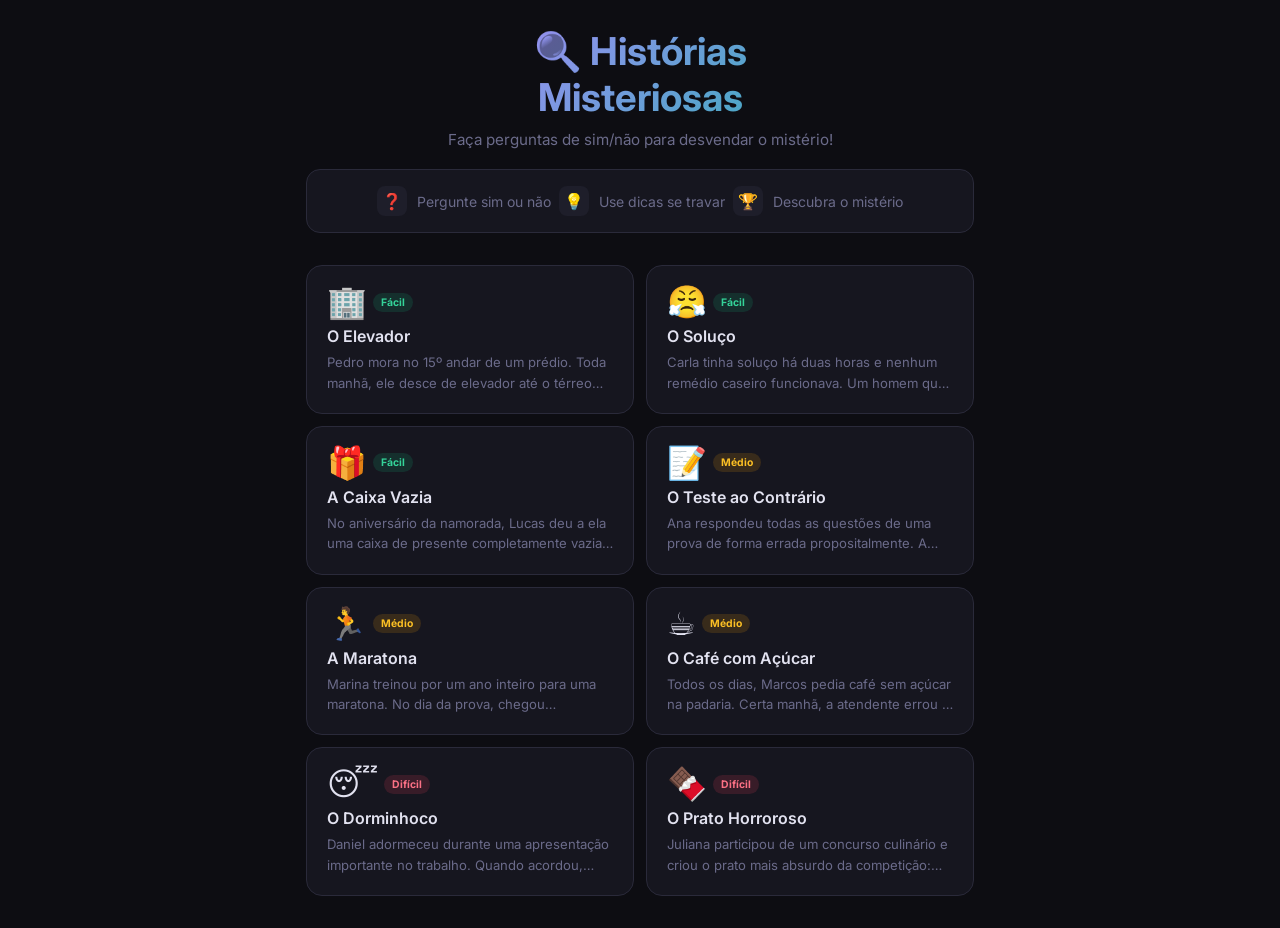
<file: mystery_game/index.html>
<!DOCTYPE html>
<html lang="pt-BR">
<head>
  <meta charset="UTF-8">
  <meta name="viewport" content="width=device-width, initial-scale=1.0, viewport-fit=cover">
  <meta name="theme-color" content="#0d0d12">
  <meta name="apple-mobile-web-app-capable" content="yes">
  <meta name="apple-mobile-web-app-status-bar-style" content="black-translucent">
  <title>Histórias Misteriosas</title>
  <style>
    @import url('https://fonts.googleapis.com/css2?family=Inter:wght@400;500;600;700&display=swap');

    :root {
      --bg: #0d0d12;
      --surface: #16161f;
      --surface2: #1e1e2a;
      --border: #2a2a3a;
      --text: #e2e2f0;
      --muted: #6b6b8a;
      --purple: #8b5cf6;
      --purple-light: #a78bfa;
      --teal: #14b8a6;
      --green: #10b981;
      --red: #f43f5e;
      --yellow: #f59e0b;
      --safe-b: env(safe-area-inset-bottom, 0px);
      --safe-t: env(safe-area-inset-top, 0px);
    }

    * { margin: 0; padding: 0; box-sizing: border-box; -webkit-tap-highlight-color: transparent; }

    html { height: 100%; }

    body {
      font-family: 'Inter', system-ui, sans-serif;
      background: var(--bg);
      color: var(--text);
      height: 100%;
      overscroll-behavior: none;
    }

    /* ═══════════════════════
       SCREENS
    ═══════════════════════ */
    .screen { display: none; }
    .screen.active { display: flex; flex-direction: column; }

    /* ═══════════════════════
       HOME
    ═══════════════════════ */
    #home {
      min-height: 100svh;
      padding: calc(var(--safe-t) + 28px) 16px calc(var(--safe-b) + 32px);
      max-width: 700px;
      margin: 0 auto;
      width: 100%;
    }

    .home-header { text-align: center; margin-bottom: 32px; }

    .home-title {
      font-size: clamp(1.7rem, 6vw, 2.6rem);
      font-weight: 700;
      background: linear-gradient(135deg, var(--purple-light) 20%, var(--teal));
      -webkit-background-clip: text;
      -webkit-text-fill-color: transparent;
      background-clip: text;
      line-height: 1.2;
      margin-bottom: 10px;
    }

    .home-sub {
      color: var(--muted);
      font-size: 0.95rem;
      margin-bottom: 20px;
    }

    .how-to {
      display: flex;
      flex-direction: column;
      gap: 8px;
      background: var(--surface);
      border: 1px solid var(--border);
      border-radius: 14px;
      padding: 16px 20px;
      text-align: left;
    }

    .how-to-item {
      display: flex;
      align-items: center;
      gap: 10px;
      font-size: 0.875rem;
      color: var(--muted);
    }

    .how-to-icon {
      width: 30px;
      height: 30px;
      border-radius: 8px;
      background: var(--surface2);
      display: flex;
      align-items: center;
      justify-content: center;
      font-size: 1rem;
      flex-shrink: 0;
    }

    .story-grid {
      display: flex;
      flex-direction: column;
      gap: 12px;
    }

    .story-card {
      background: var(--surface);
      border: 1px solid var(--border);
      border-radius: 16px;
      padding: 20px;
      cursor: pointer;
      transition: transform 0.15s ease, border-color 0.15s;
      display: flex;
      align-items: flex-start;
      gap: 16px;
      touch-action: manipulation;
    }

    .story-card:active { transform: scale(0.98); }

    .card-left { display: flex; flex-direction: column; align-items: center; gap: 6px; flex-shrink: 0; }
    .card-emoji { font-size: 2rem; line-height: 1; }

    .badge {
      padding: 3px 8px;
      border-radius: 100px;
      font-size: 0.65rem;
      font-weight: 700;
      white-space: nowrap;
    }
    .badge-easy   { background: rgba(16,185,129,.15); color: #34d399; }
    .badge-medium { background: rgba(245,158,11,.15);  color: #fbbf24; }
    .badge-hard   { background: rgba(244,63,94,.15);   color: #fb7185; }

    .card-right { flex: 1; min-width: 0; }
    .card-title { font-size: 1rem; font-weight: 600; margin-bottom: 6px; }
    .card-preview {
      color: var(--muted);
      font-size: 0.82rem;
      line-height: 1.55;
      display: -webkit-box;
      -webkit-line-clamp: 2;
      -webkit-box-orient: vertical;
      overflow: hidden;
    }

    /* ═══════════════════════
       GAME
    ═══════════════════════ */
    #game {
      max-width: 700px;
      margin: 0 auto;
      width: 100%;
      /* height set via JS for keyboard handling */
      height: 100svh;
      padding: calc(var(--safe-t) + 12px) 14px 0;
    }

    .topbar {
      display: flex;
      align-items: center;
      gap: 10px;
      padding-bottom: 12px;
      border-bottom: 1px solid var(--border);
      margin-bottom: 12px;
      flex-shrink: 0;
    }

    .btn-back {
      background: var(--surface);
      border: 1px solid var(--border);
      color: var(--muted);
      padding: 0 14px;
      height: 40px;
      border-radius: 10px;
      cursor: pointer;
      font-size: 0.82rem;
      font-family: inherit;
      transition: all 0.15s;
      white-space: nowrap;
      touch-action: manipulation;
      flex-shrink: 0;
    }
    .btn-back:active { background: var(--surface2); }

    #game-title {
      font-size: 0.95rem;
      font-weight: 600;
      flex: 1;
      text-align: center;
      overflow: hidden;
      text-overflow: ellipsis;
      white-space: nowrap;
    }

    .stats {
      display: flex;
      gap: 10px;
      font-size: 0.75rem;
      color: var(--muted);
      white-space: nowrap;
      flex-shrink: 0;
    }

    /* Scenario: collapsible on mobile */
    .scenario-wrap {
      background: var(--surface);
      border: 1px solid var(--border);
      border-radius: 14px;
      margin-bottom: 12px;
      flex-shrink: 0;
      overflow: hidden;
    }

    .scenario-head {
      display: flex;
      align-items: center;
      justify-content: space-between;
      padding: 12px 16px;
      cursor: pointer;
      touch-action: manipulation;
    }

    .scenario-label {
      font-size: 0.68rem;
      text-transform: uppercase;
      letter-spacing: 0.1em;
      color: var(--purple-light);
      font-weight: 700;
    }

    .scenario-toggle {
      font-size: 0.7rem;
      color: var(--muted);
      transition: transform 0.2s;
    }

    .scenario-toggle.open { transform: rotate(180deg); }

    .scenario-body {
      padding: 0 16px 14px;
      max-height: 0;
      overflow: hidden;
      transition: max-height 0.25s ease;
    }

    .scenario-body.open { max-height: 300px; }

    #scenario-text {
      font-size: 0.9rem;
      line-height: 1.7;
      color: var(--text);
    }

    /* Chat */
    .chat-log {
      flex: 1;
      min-height: 0;
      overflow-y: auto;
      display: flex;
      flex-direction: column;
      gap: 10px;
      padding: 2px 2px 10px;
      -webkit-overflow-scrolling: touch;
      scrollbar-width: thin;
      scrollbar-color: var(--border) transparent;
    }

    .chat-log::-webkit-scrollbar { width: 3px; }
    .chat-log::-webkit-scrollbar-thumb { background: var(--border); border-radius: 4px; }

    .empty-chat {
      flex: 1;
      display: flex;
      flex-direction: column;
      align-items: center;
      justify-content: center;
      color: var(--muted);
      font-size: 0.875rem;
      text-align: center;
      gap: 8px;
      padding: 20px;
    }

    .empty-chat-icon { font-size: 2.5rem; opacity: 0.5; }

    .msg-pair { display: flex; flex-direction: column; gap: 6px; }

    .msg-q {
      align-self: flex-end;
      background: var(--surface2);
      border: 1px solid var(--border);
      border-radius: 18px 18px 4px 18px;
      padding: 10px 15px;
      font-size: 0.875rem;
      max-width: 85%;
      line-height: 1.4;
    }

    .msg-a {
      align-self: flex-start;
      display: flex;
      align-items: center;
      gap: 8px;
      border-radius: 18px 18px 18px 4px;
      padding: 10px 15px;
      font-size: 0.875rem;
      font-weight: 600;
      max-width: 85%;
    }

    .msg-a.sim { background: rgba(16,185,129,.1); border: 1px solid rgba(16,185,129,.25); color: #34d399; }
    .msg-a.nao { background: rgba(244,63,94,.1);  border: 1px solid rgba(244,63,94,.25);  color: #fb7185; }
    .msg-a.irr { background: rgba(245,158,11,.1); border: 1px solid rgba(245,158,11,.25); color: #fbbf24; }

    .hint-msg {
      background: rgba(139,92,246,.08);
      border: 1px solid rgba(139,92,246,.2);
      border-radius: 12px;
      padding: 12px 15px;
      font-size: 0.85rem;
      color: var(--purple-light);
      display: flex;
      gap: 10px;
      align-items: flex-start;
      line-height: 1.5;
    }

    /* Bottom controls — fixed above keyboard */
    .game-bottom {
      flex-shrink: 0;
      padding: 10px 0 calc(var(--safe-b) + 12px);
      border-top: 1px solid var(--border);
      background: var(--bg);
    }

    .input-row {
      display: flex;
      gap: 8px;
      margin-bottom: 8px;
    }

    .q-input {
      flex: 1;
      background: var(--surface);
      border: 1px solid var(--border);
      border-radius: 12px;
      padding: 0 14px;
      height: 48px;
      color: var(--text);
      font-size: 16px; /* prevents iOS zoom */
      font-family: inherit;
      outline: none;
      transition: border-color 0.15s;
      -webkit-appearance: none;
    }
    .q-input:focus { border-color: var(--purple); }
    .q-input::placeholder { color: var(--muted); font-size: 0.875rem; }

    .btn-send {
      height: 48px;
      width: 48px;
      border-radius: 12px;
      background: var(--purple);
      color: #fff;
      border: none;
      font-size: 1.3rem;
      cursor: pointer;
      display: flex;
      align-items: center;
      justify-content: center;
      flex-shrink: 0;
      touch-action: manipulation;
      transition: opacity 0.15s;
    }
    .btn-send:active { opacity: 0.8; }

    .action-row {
      display: grid;
      grid-template-columns: 1fr 1fr 1fr;
      gap: 7px;
    }

    .btn-action {
      height: 46px;
      border-radius: 12px;
      border: 1px solid var(--border);
      background: var(--surface);
      color: var(--text);
      font-size: 0.78rem;
      cursor: pointer;
      transition: all 0.15s;
      font-family: inherit;
      font-weight: 500;
      touch-action: manipulation;
      display: flex;
      align-items: center;
      justify-content: center;
      gap: 4px;
    }
    .btn-action:active { background: var(--surface2); }
    .btn-action:disabled { opacity: 0.35; pointer-events: none; }

    .btn-solve {
      background: var(--purple);
      border-color: var(--purple);
      color: #fff;
    }
    .btn-solve:active { opacity: 0.85; }

    .btn-danger { color: #fb7185; border-color: rgba(244,63,94,.25); }
    .btn-danger:active { background: rgba(244,63,94,.1); }

    /* ═══════════════════════
       SOLUTION
    ═══════════════════════ */
    #solution {
      min-height: 100svh;
      padding: calc(var(--safe-t) + 32px) 16px calc(var(--safe-b) + 40px);
      max-width: 600px;
      margin: 0 auto;
      width: 100%;
      align-items: center;
      text-align: center;
    }

    .result-emoji { font-size: 4rem; margin-bottom: 12px; }
    .result-title { font-size: 1.6rem; font-weight: 700; margin-bottom: 6px; }
    .result-sub { color: var(--muted); font-size: 0.9rem; margin-bottom: 28px; }

    .sol-card {
      background: var(--surface);
      border: 1px solid var(--border);
      border-radius: 16px;
      padding: 22px 20px;
      margin-bottom: 24px;
      text-align: left;
      width: 100%;
    }

    .sol-label {
      font-size: 0.68rem;
      text-transform: uppercase;
      letter-spacing: 0.1em;
      color: var(--purple-light);
      font-weight: 700;
      margin-bottom: 12px;
    }

    #solution-text { font-size: 0.95rem; line-height: 1.75; }

    .score-row {
      display: flex;
      justify-content: center;
      gap: 0;
      margin-bottom: 28px;
      background: var(--surface);
      border: 1px solid var(--border);
      border-radius: 16px;
      overflow: hidden;
      width: 100%;
    }

    .score-item {
      flex: 1;
      padding: 16px 8px;
      text-align: center;
      border-right: 1px solid var(--border);
    }
    .score-item:last-child { border-right: none; }

    .score-val {
      font-size: 1.8rem;
      font-weight: 700;
      display: block;
      background: linear-gradient(135deg, var(--purple-light), var(--teal));
      -webkit-background-clip: text;
      -webkit-text-fill-color: transparent;
      background-clip: text;
    }

    .score-lbl { font-size: 0.7rem; color: var(--muted); margin-top: 2px; }

    .btn-replay {
      background: linear-gradient(135deg, var(--purple), var(--teal));
      color: #fff;
      border: none;
      border-radius: 14px;
      padding: 0 36px;
      height: 54px;
      font-size: 1rem;
      font-weight: 600;
      cursor: pointer;
      font-family: inherit;
      width: 100%;
      touch-action: manipulation;
      transition: opacity 0.15s;
    }
    .btn-replay:active { opacity: 0.85; }

    /* ═══════════════════════
       ANIMATIONS
    ═══════════════════════ */
    @keyframes fadeUp {
      from { opacity: 0; transform: translateY(8px); }
      to   { opacity: 1; transform: translateY(0); }
    }
    .anim { animation: fadeUp 0.22s ease forwards; }

    /* ═══════════════════════
       DESKTOP TWEAKS
    ═══════════════════════ */
    @media (min-width: 540px) {
      .story-grid {
        display: grid;
        grid-template-columns: 1fr 1fr;
      }
      .story-card { flex-direction: column; gap: 8px; }
      .card-left { flex-direction: row; align-items: center; }
      .how-to { flex-direction: row; justify-content: center; }
      .home-title { font-size: 2.4rem; }
    }
  </style>
</head>
<body>

<!-- ════════ HOME ════════ -->
<div id="home" class="screen active">
  <div class="home-header">
    <h1 class="home-title">🔍 Histórias<br>Misteriosas</h1>
    <p class="home-sub">Faça perguntas de sim/não para desvendar o mistério!</p>
    <div class="how-to">
      <div class="how-to-item">
        <span class="how-to-icon">❓</span>
        <span>Pergunte sim ou não</span>
      </div>
      <div class="how-to-item">
        <span class="how-to-icon">💡</span>
        <span>Use dicas se travar</span>
      </div>
      <div class="how-to-item">
        <span class="how-to-icon">🏆</span>
        <span>Descubra o mistério</span>
      </div>
    </div>
  </div>
  <div class="story-grid" id="story-grid"></div>
</div>

<!-- ════════ GAME ════════ -->
<div id="game" class="screen">
  <div class="topbar">
    <button class="btn-back" id="btn-back">← Voltar</button>
    <span id="game-title"></span>
    <div class="stats">
      <span id="stat-q">❓0</span>
      <span id="stat-h">💡3</span>
    </div>
  </div>

  <div class="scenario-wrap">
    <div class="scenario-head" id="scenario-head">
      <span class="scenario-label">📖 O Mistério</span>
      <span class="scenario-toggle open" id="scenario-toggle">▲</span>
    </div>
    <div class="scenario-body open" id="scenario-body">
      <p id="scenario-text"></p>
    </div>
  </div>

  <div class="chat-log" id="chat-log">
    <div class="empty-chat">
      <span class="empty-chat-icon">🕵️</span>
      <span>Faça sua primeira pergunta!</span>
    </div>
  </div>

  <div class="game-bottom">
    <div class="input-row">
      <input class="q-input" id="q-input" type="text"
        placeholder="É uma pessoa? Acontece de dia?"
        autocomplete="off" autocorrect="off" spellcheck="false">
      <button class="btn-send" id="btn-ask" aria-label="Perguntar">➤</button>
    </div>
    <div class="action-row">
      <button class="btn-action" id="btn-hint">💡 Dica (3)</button>
      <button class="btn-action btn-solve" id="btn-solve">✓ Resolvi!</button>
      <button class="btn-action btn-danger" id="btn-giveup">🏳 Desistir</button>
    </div>
  </div>
</div>

<!-- ════════ SOLUTION ════════ -->
<div id="solution" class="screen">
  <div class="result-emoji" id="result-emoji">🎉</div>
  <h2 class="result-title" id="result-title"></h2>
  <p class="result-sub" id="result-sub"></p>

  <div class="sol-card">
    <div class="sol-label">✨ O Mistério Revelado</div>
    <p id="solution-text"></p>
  </div>

  <div class="score-row">
    <div class="score-item">
      <span class="score-val" id="sc-q">0</span>
      <div class="score-lbl">perguntas</div>
    </div>
    <div class="score-item">
      <span class="score-val" id="sc-h">0</span>
      <div class="score-lbl">dicas</div>
    </div>
    <div class="score-item">
      <span class="score-val" id="sc-pts">—</span>
      <div class="score-lbl">pontos</div>
    </div>
  </div>

  <button class="btn-replay" id="btn-replay">🔄 Escolher outro mistério</button>
</div>

<script>
// ═══════════════════════════════════════════
// HISTÓRIAS
// ═══════════════════════════════════════════
const STORIES = [
  {
    id: 1, emoji: '🏢', title: 'O Elevador', difficulty: 'Fácil',
    scenario: 'Pedro mora no 15º andar de um prédio. Toda manhã, ele desce de elevador até o térreo sem problemas. Porém, toda tarde ao voltar do trabalho, Pedro sobe de elevador apenas até o 7º andar e sobe o resto a pé — mesmo estando cansado. Nos dias de chuva, ele sobe de elevador diretamente até o 15º andar.',
    solution: 'Pedro é uma pessoa de baixa estatura e não consegue alcançar os botões acima do 7 no painel do elevador. De manhã, o botão "térreo" fica na parte de baixo do painel, então consegue apertar normalmente. Nos dias de chuva, usa o guarda-chuva como extensão do braço para alcançar o botão do 15º andar.',
    hints: ['Pense em diferenças físicas entre as pessoas.', 'Existe algo que Pedro consegue fazer nos dias de chuva que normalmente não consegue.', 'O painel de botões do elevador é a chave do mistério.'],
    qna: [
      { k: ['baixo','estatura','altura','pequen','anao','nao alcanca'], a: 'sim' },
      { k: ['guarda chuva','chuva','chover','guarda-chuva'], a: 'sim' },
      { k: ['botao','painel','apertar','alcancar','pressionar'], a: 'sim' },
      { k: ['objeto','ferramenta','bengala','usar algo'], a: 'sim' },
      { k: ['trabalha','emprego','escritorio'], a: 'sim' },
      { k: ['mora','apartamento'], a: 'sim' },
      { k: ['doente','hospital','medico','lesao'], a: 'nao' },
      { k: ['preguica'], a: 'nao' },
      { k: ['exercicio','academia','treino'], a: 'nao' },
      { k: ['gordo','peso','dieta'], a: 'nao' },
      { k: ['medo','fobia'], a: 'nao' },
      { k: ['elevador quebrado','defeito'], a: 'nao' },
    ]
  },
  {
    id: 2, emoji: '😤', title: 'O Soluço', difficulty: 'Fácil',
    scenario: 'Carla tinha soluço há duas horas e nenhum remédio caseiro funcionava. Um homem que ela nunca havia visto entrou em seu escritório e gritou "BOO!" sem nenhuma razão aparente, depois saiu correndo. Carla ficou irritada por um instante... mas logo ligou para agradecer ao homem.',
    solution: 'O homem era o namorado de Carla. Ela havia ligado para ele desesperada com o soluço e pedido ajuda. Ele foi até o escritório e a assustou propositalmente. O susto funcionou e curou o soluço na hora — ela ficou aliviada e agradecida.',
    hints: ['Pense no que acontece fisicamente quando uma pessoa leva um susto.', 'Remédios caseiros para soluço frequentemente envolvem sustos.', 'O "desconhecido" não era tão desconhecido assim.'],
    qna: [
      { k: ['soluco','solucar','hipo'], a: 'sim' },
      { k: ['susto','assustar','assustr'], a: 'sim' },
      { k: ['namorado','conhecia'], a: 'sim' },
      { k: ['curar','curou','tratamento'], a: 'sim' },
      { k: ['combinado','planejado','pediu','ligou'], a: 'sim' },
      { k: ['trabalho','escritorio'], a: 'sim' },
      { k: ['amor','relacionamento'], a: 'sim' },
      { k: ['ladrao','roubo','crime'], a: 'nao' },
      { k: ['doente','hospital','medico'], a: 'nao' },
      { k: ['dinheiro','premio'], a: 'nao' },
    ]
  },
  {
    id: 3, emoji: '🎁', title: 'A Caixa Vazia', difficulty: 'Fácil',
    scenario: 'No aniversário da namorada, Lucas deu a ela uma caixa de presente completamente vazia. Ela abriu, olhou para dentro... e disse: "É exatamente o que eu queria!" Ficou emocionada.',
    solution: 'A namorada havia pedido a Lucas que lhe desse "espaço" — mais liberdade e tempo para si mesma no relacionamento. Lucas interpretou de forma criativa e simbólica, dando a ela uma caixa literalmente vazia para representar o espaço pedido. Foi a maneira mais carinhosa de mostrar que ele havia ouvido e respeitado o desejo dela.',
    hints: ['O presente era simbólico, não material.', 'A namorada havia pedido algo específico a Lucas recentemente.', 'Pense no significado de "espaço" num relacionamento.'],
    qna: [
      { k: ['espaco','liberdade','independencia','tempo pessoal'], a: 'sim' },
      { k: ['simbolico','metafora','criativo','significado'], a: 'sim' },
      { k: ['pediu','queria','pedido'], a: 'sim' },
      { k: ['vazia','vazio','nada dentro'], a: 'sim' },
      { k: ['amor','carinho','relacionamento'], a: 'sim' },
      { k: ['emocionada','feliz','gostou'], a: 'sim' },
      { k: ['surpresa'], a: 'nao' },
      { k: ['dinheiro','caro','barato'], a: 'nao' },
      { k: ['joia','roupa','objeto fisico'], a: 'nao' },
      { k: ['piada','brincadeira'], a: 'nao' },
    ]
  },
  {
    id: 4, emoji: '📝', title: 'O Teste ao Contrário', difficulty: 'Médio',
    scenario: 'Ana respondeu todas as questões de uma prova de forma errada propositalmente. A professora leu as respostas, sorriu, e lhe deu nota máxima — a única nota 10 da turma.',
    solution: 'O enunciado do teste dizia: "Para cada questão, marque a alternativa INCORRETA." Era um exercício de atenção e raciocínio lógico. Todos os outros alunos, sem ler o enunciado com cuidado, marcaram as respostas corretas — e tiraram zero. Só Ana leu com atenção e entendeu a pegadinha.',
    hints: ['A instrução do teste era diferente do esperado.', 'Os outros alunos da turma foram bem ou mal?', 'Ler o enunciado com atenção era mais importante que saber o conteúdo.'],
    qna: [
      { k: ['instrucao','enunciado','ler','atencao','leu'], a: 'sim' },
      { k: ['errado','incorreto','errar de proposito'], a: 'sim' },
      { k: ['raciocinio','logica','pegadinha','armadilha'], a: 'sim' },
      { k: ['outros alunos','turma','colegas','todos erraram'], a: 'sim' },
      { k: ['cola','fraude','trapaca','copiou'], a: 'nao' },
      { k: ['sorte','acidente'], a: 'nao' },
      { k: ['combinado antes','professora sabia antes'], a: 'nao' },
      { k: ['matematica','portugues','historia'], a: 'irr' },
    ]
  },
  {
    id: 5, emoji: '🏃', title: 'A Maratona', difficulty: 'Médio',
    scenario: 'Marina treinou por um ano inteiro para uma maratona. No dia da prova, chegou intencionalmente em último lugar. Foi a corredora mais aplaudida de toda a competição.',
    solution: 'Marina correu ao lado de um atleta com deficiência visual durante os 42 km, servindo como guia e parceira. Ela ajustou seu ritmo ao dele, dando suporte e incentivo do começo ao fim. O público se emocionou com o gesto e o duo foi ovacionado na chegada.',
    hints: ['Marina não estava sozinha durante a corrida.', 'Ela correu ao lado de alguém especial.', 'Pense em como atletas com deficiência visual participam de maratonas.'],
    qna: [
      { k: ['deficiencia','deficiente','cego','invisual'], a: 'sim' },
      { k: ['guia','parceiro','dupla','acompanhou','junto'], a: 'sim' },
      { k: ['ultimo','devagar','lento'], a: 'sim' },
      { k: ['aplausos','emocao','publico','ovacao'], a: 'sim' },
      { k: ['ajudou','solidariedade','apoio'], a: 'sim' },
      { k: ['lesao','machucado','doente'], a: 'nao' },
      { k: ['desistiu','abandonou'], a: 'nao' },
      { k: ['ganhou','venceu','primeiro lugar'], a: 'nao' },
    ]
  },
  {
    id: 6, emoji: '☕', title: 'O Café com Açúcar', difficulty: 'Médio',
    scenario: 'Todos os dias, Marcos pedia café sem açúcar na padaria. Certa manhã, a atendente errou e colocou açúcar. Marcos percebeu o erro ao tomar o primeiro gole — mas não reclamou e saiu sorrindo, mais feliz do que nunca.',
    solution: 'Marcos havia tentado parar de consumir açúcar há meses e sofria com cada café amargo. Ao tomar o café com açúcar naquele dia, percebeu que o sabor doce não lhe agradava mais — seu paladar havia mudado sem que ele percebesse. Saiu feliz por descobrir que havia finalmente superado o vício.',
    hints: ['Marcos estava tentando mudar algum hábito alimentar há meses.', 'A reação de Marcos ao sabor foi diferente do que ele esperava.', 'Pense no que acontece com o paladar quando mudamos hábitos por muito tempo.'],
    qna: [
      { k: ['vicio','habito','parar','largar'], a: 'sim' },
      { k: ['acucar','doce','adocar'], a: 'sim' },
      { k: ['paladar','gosto','sabor'], a: 'sim' },
      { k: ['dieta','saude','alimentacao'], a: 'sim' },
      { k: ['erro','engano','errou'], a: 'sim' },
      { k: ['mudou','mudanca'], a: 'sim' },
      { k: ['reclamar','bravo','reclamou'], a: 'nao' },
      { k: ['amor','namoro'], a: 'nao' },
      { k: ['dinheiro','preco'], a: 'nao' },
    ]
  },
  {
    id: 7, emoji: '😴', title: 'O Dorminhoco', difficulty: 'Difícil',
    scenario: 'Daniel adormeceu durante uma apresentação importante no trabalho. Quando acordou, seus colegas e o chefe estavam aplaudindo de pé. Na mesma semana, foi promovido.',
    solution: 'Daniel é pesquisador especialista em ciência do sono. Sua apresentação era sobre os benefícios de cochilos rápidos para produtividade. Como demonstração ao vivo, havia combinado com o chefe de dormir por exatamente 20 minutos enquanto os slides passavam automaticamente. Acordou na hora certa, comprovando na prática o que pregava.',
    hints: ['A área de especialidade de Daniel é essencial para entender o mistério.', 'O sono de Daniel foi planejado, não um acidente.', 'Pense em que tipo de profissional faria isso propositalmente numa apresentação.'],
    qna: [
      { k: ['sono','dormir','cochilo','sonologia'], a: 'sim' },
      { k: ['pesquisador','especialista','cientista'], a: 'sim' },
      { k: ['planejado','combinado','proposital'], a: 'sim' },
      { k: ['apresentacao','slides','palestra'], a: 'sim' },
      { k: ['demonstracao','exemplo','prova'], a: 'sim' },
      { k: ['promovido','chefe'], a: 'sim' },
      { k: ['preguica','cansado'], a: 'nao' },
      { k: ['acidente','engano','descuido'], a: 'nao' },
      { k: ['doente','remedio'], a: 'nao' },
    ]
  },
  {
    id: 8, emoji: '🍫', title: 'O Prato Horroroso', difficulty: 'Difícil',
    scenario: 'Juliana participou de um concurso culinário e criou o prato mais absurdo da competição: chocolate derretido com sardinha e sorvete de alho. Os juízes deram a ela a nota mais baixa de sabor... mas ela saiu do evento com o segundo maior prêmio em dinheiro.',
    solution: 'O concurso tinha dois prêmios: "Melhor sabor" e "Prato mais criativo e inusitado". Uma empresa de culinária experimental patrocinava o segundo prêmio buscando receitas absurdas para seu canal no YouTube. Juliana foi a única participante que leu o regulamento completo e sabia desse segundo prêmio — e planejou sua receita absurda de propósito.',
    hints: ['O concurso tinha mais de um tipo de premiação.', 'Uma empresa estava interessada em receitas incomuns por uma razão específica.', 'Juliana fez algo antes de cozinhar que os outros participantes não fizeram.'],
    qna: [
      { k: ['segundo premio','outro premio','dois premios','mais de um'], a: 'sim' },
      { k: ['empresa','patrocinador','youtube','canal'], a: 'sim' },
      { k: ['regulamento','regras','leu'], a: 'sim' },
      { k: ['criativo','incomum','absurdo','inusitado'], a: 'sim' },
      { k: ['planejado','proposital','de proposito'], a: 'sim' },
      { k: ['primeiro lugar','melhor sabor'], a: 'nao' },
      { k: ['gostoso','delicioso'], a: 'nao' },
      { k: ['sorte','acidente'], a: 'nao' },
      { k: ['chef famosa','profissional'], a: 'nao' },
    ]
  }
];

// ═══════════════════════════════════════════
// ESTADO
// ═══════════════════════════════════════════
let currentStory = null;
let questionsAsked = 0;
let hintsUsed = 0;
let hintsLeft = 3;
let scenarioOpen = true;

// ═══════════════════════════════════════════
// UTILITÁRIOS
// ═══════════════════════════════════════════
function norm(s) {
  return s.toLowerCase()
    .normalize('NFD').replace(/[\u0300-\u036f]/g, '')
    .replace(/[^a-z0-9\s]/g, ' ');
}

function getAnswer(question) {
  const q = norm(question);
  for (const { k, a } of currentStory.qna) {
    for (const key of k) {
      if (q.includes(norm(key))) return a;
    }
  }
  return 'irr';
}

function calcScore() {
  return Math.max(0, 100 - questionsAsked * 3 - hintsUsed * 15);
}

function show(id) {
  document.querySelectorAll('.screen').forEach(s => s.classList.remove('active'));
  document.getElementById(id).classList.add('active');
  window.scrollTo(0, 0);
}

function escHtml(s) {
  return s.replace(/&/g,'&amp;').replace(/</g,'&lt;').replace(/>/g,'&gt;');
}

function vibrate(ms) {
  try { navigator.vibrate && navigator.vibrate(ms); } catch (_) {}
}

// ═══════════════════════════════════════════
// TECLADO VIRTUAL — ajuste de altura
// ═══════════════════════════════════════════
function syncGameHeight() {
  const game = document.getElementById('game');
  if (!game.classList.contains('active')) return;
  const h = window.visualViewport ? window.visualViewport.height : window.innerHeight;
  game.style.height = h + 'px';
  const log = document.getElementById('chat-log');
  log.scrollTop = log.scrollHeight;
}

if (window.visualViewport) {
  window.visualViewport.addEventListener('resize', syncGameHeight);
  window.visualViewport.addEventListener('scroll', syncGameHeight);
}

// ═══════════════════════════════════════════
// HOME
// ═══════════════════════════════════════════
function renderHome() {
  const diffClass = { 'Fácil':'badge-easy', 'Médio':'badge-medium', 'Difícil':'badge-hard' };
  document.getElementById('story-grid').innerHTML = STORIES.map(s => `
    <div class="story-card" onclick="startGame(${s.id})">
      <div class="card-left">
        <span class="card-emoji">${s.emoji}</span>
        <span class="badge ${diffClass[s.difficulty]}">${s.difficulty}</span>
      </div>
      <div class="card-right">
        <div class="card-title">${s.title}</div>
        <p class="card-preview">${s.scenario}</p>
      </div>
    </div>
  `).join('');
}

// ═══════════════════════════════════════════
// JOGO
// ═══════════════════════════════════════════
function startGame(id) {
  currentStory = STORIES.find(s => s.id === id);
  questionsAsked = 0;
  hintsUsed = 0;
  hintsLeft = 3;
  scenarioOpen = true;

  document.getElementById('game-title').textContent = `${currentStory.emoji} ${currentStory.title}`;
  document.getElementById('scenario-text').textContent = currentStory.scenario;
  document.getElementById('scenario-body').classList.add('open');
  document.getElementById('scenario-toggle').classList.add('open');
  document.getElementById('chat-log').innerHTML = `
    <div class="empty-chat">
      <span class="empty-chat-icon">🕵️</span>
      <span>Faça sua primeira pergunta!</span>
    </div>`;
  document.getElementById('stat-q').textContent = '❓0';
  document.getElementById('stat-h').textContent = '💡3';
  document.getElementById('btn-hint').textContent = '💡 Dica (3)';
  document.getElementById('btn-hint').disabled = false;
  document.getElementById('q-input').value = '';

  show('game');
  syncGameHeight();
  setTimeout(() => document.getElementById('q-input').focus(), 300);
}

function askQuestion() {
  const input = document.getElementById('q-input');
  const question = input.value.trim();
  if (!question) return;

  const ans = getAnswer(question);
  questionsAsked++;
  input.value = '';

  const log = document.getElementById('chat-log');
  const empty = log.querySelector('.empty-chat');
  if (empty) empty.remove();

  // Auto-collapse scenario after first question
  if (questionsAsked === 1 && scenarioOpen) {
    toggleScenario(false);
  }

  const cfg = {
    sim: { icon: '✅', label: 'Sim!', cls: 'sim' },
    nao: { icon: '❌', label: 'Não.', cls: 'nao' },
    irr: { icon: '🤷', label: 'Irrelevante para o mistério.', cls: 'irr' }
  }[ans];

  vibrate(ans === 'sim' ? 30 : ans === 'nao' ? [20, 30, 20] : 10);

  const pair = document.createElement('div');
  pair.className = 'msg-pair anim';
  pair.innerHTML = `
    <div class="msg-q">${escHtml(question)}</div>
    <div class="msg-a ${cfg.cls}"><span>${cfg.icon}</span><span>${cfg.label}</span></div>
  `;
  log.appendChild(pair);
  log.scrollTop = log.scrollHeight;

  document.getElementById('stat-q').textContent = `❓${questionsAsked}`;
}

function toggleScenario(forceOpen) {
  const body = document.getElementById('scenario-body');
  const toggle = document.getElementById('scenario-toggle');
  scenarioOpen = forceOpen !== undefined ? forceOpen : !scenarioOpen;
  body.classList.toggle('open', scenarioOpen);
  toggle.classList.toggle('open', scenarioOpen);
}

function useHint() {
  if (hintsLeft === 0) return;
  const hint = currentStory.hints[hintsUsed];
  hintsUsed++;
  hintsLeft--;

  const log = document.getElementById('chat-log');
  const empty = log.querySelector('.empty-chat');
  if (empty) empty.remove();

  const el = document.createElement('div');
  el.className = 'hint-msg anim';
  el.innerHTML = `<span>💡</span><span><strong>Dica ${hintsUsed}:</strong> ${hint}</span>`;
  log.appendChild(el);
  log.scrollTop = log.scrollHeight;

  document.getElementById('stat-h').textContent = `💡${hintsLeft}`;
  document.getElementById('btn-hint').textContent = `💡 Dica (${hintsLeft})`;
  if (hintsLeft === 0) document.getElementById('btn-hint').disabled = true;
  vibrate(15);
}

function endGame(solved) {
  document.getElementById('result-emoji').textContent = solved ? '🎉' : '😅';
  document.getElementById('result-title').textContent = solved ? 'Mistério Resolvido!' : 'Não foi dessa vez...';
  document.getElementById('result-sub').textContent = solved
    ? 'Excelente raciocínio, detetive!'
    : 'Mas entender o mistério também é aprender!';
  document.getElementById('solution-text').textContent = currentStory.solution;
  document.getElementById('sc-q').textContent = questionsAsked;
  document.getElementById('sc-h').textContent = hintsUsed;
  document.getElementById('sc-pts').textContent = solved ? calcScore() : '—';
  vibrate(solved ? [30, 50, 80] : 40);
  show('solution');
}

// ═══════════════════════════════════════════
// EVENTOS
// ═══════════════════════════════════════════
document.getElementById('btn-ask').addEventListener('click', askQuestion);
document.getElementById('q-input').addEventListener('keydown', e => {
  if (e.key === 'Enter') { e.preventDefault(); askQuestion(); }
});
document.getElementById('scenario-head').addEventListener('click', () => toggleScenario());
document.getElementById('btn-back').addEventListener('click', () => show('home'));
document.getElementById('btn-hint').addEventListener('click', useHint);
document.getElementById('btn-solve').addEventListener('click', () => endGame(true));
document.getElementById('btn-giveup').addEventListener('click', () => endGame(false));
document.getElementById('btn-replay').addEventListener('click', () => show('home'));

// ═══════════════════════════════════════════
// INIT
// ═══════════════════════════════════════════
renderHome();
</script>
</body>
</html>
</file>
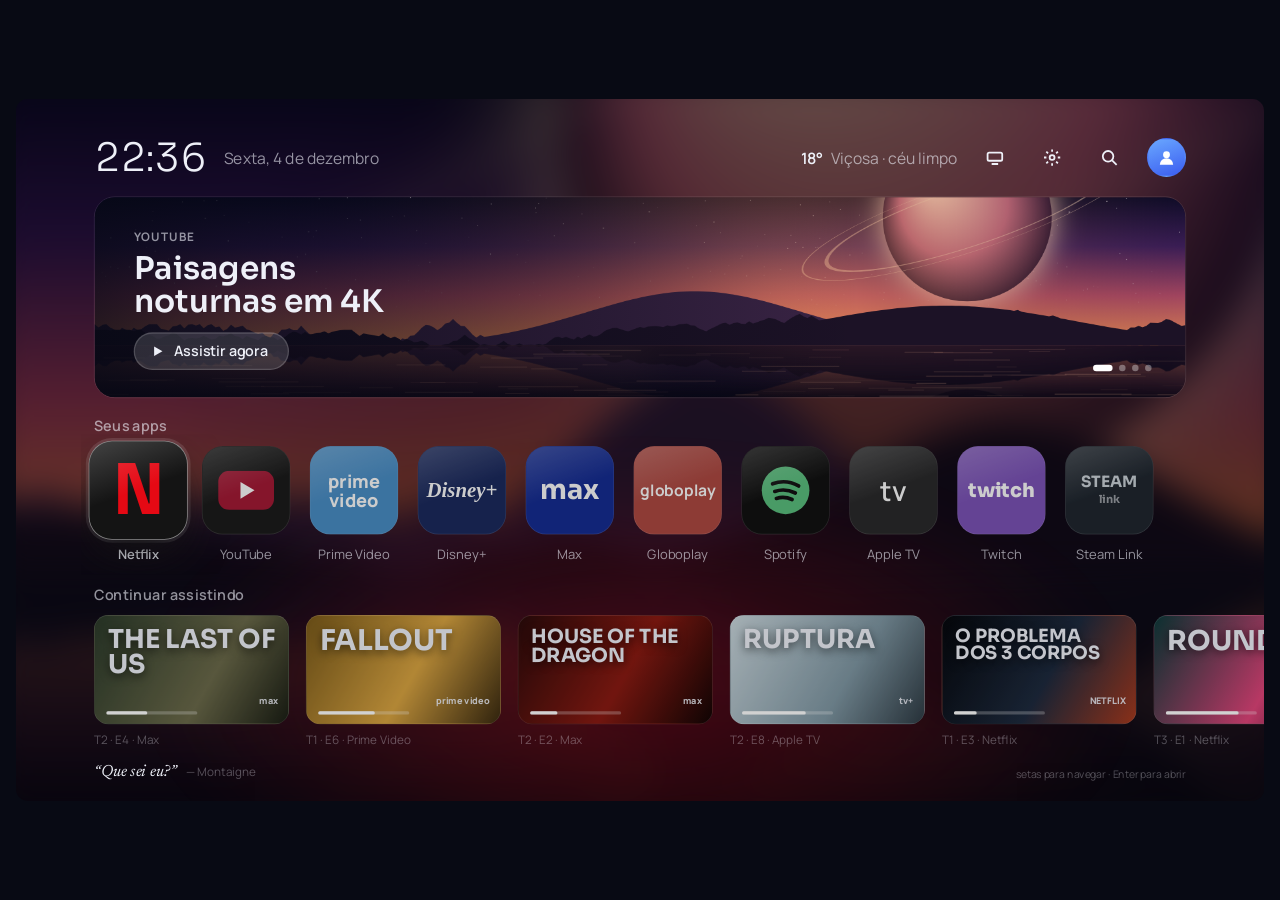
<file: tv-launcher/app/src/main/assets/index.html>
<!doctype html>
<html lang="pt-BR">
<head>
<meta charset="utf-8">
<meta name="viewport" content="width=device-width, initial-scale=1">
<style>*,*::before,*::after{box-sizing:border-box}body{margin:0}[hidden]{display:none!important}</style>
<title>Launcher Vidro</title>
<meta name="claude:viewport-fit-sides" content="cover">
<link rel="preconnect" href="https://fonts.googleapis.com">
<link rel="stylesheet" href="https://fonts.googleapis.com/css2?family=Sora:wght@200;300;600;700&family=Manrope:wght@400;500;600;700&family=Newsreader:ital,opsz,wght@1,6..72,400&display=swap">
<style>
/* Layout: palco 1920x1080; barra superior fina, um destaque largo, uma fileira de apps e atalhos. Sem menu lateral. */
:root {
  --ink: #080a14;
  --fg: #eef0f8;
  --fg-dim: rgba(238, 240, 248, .6);
  --fg-faint: rgba(238, 240, 248, .32);
  --edge: rgba(255, 255, 255, .16);
  --focus: #9fd0ff;
  --font-display: "Sora", "Segoe UI", system-ui, sans-serif;
  --font-body: "Manrope", "Segoe UI", system-ui, sans-serif;
  color-scheme: dark;
}
html, body { height: 100%; }
body {
  background: var(--ink); color: var(--fg); font-family: var(--font-body);
  overflow: hidden; display: grid; place-items: center;
  padding-left: max(16px, env(safe-area-inset-left, 0px));
  padding-right: max(16px, env(safe-area-inset-right, 0px));
  padding-block: 0;
}
#fit { position: relative; }
#stage { position: absolute; left: 0; top: 0; width: 1920px; height: 1080px; transform-origin: 0 0; overflow: hidden; border-radius: 18px; background: var(--ink); }
#bg { position: absolute; inset: -40px; width: calc(100% + 80px); height: calc(100% + 80px); filter: blur(28px) brightness(.45) saturate(1.2); }
.glow { position: absolute; width: 1500px; height: 700px; left: 210px; top: 560px; border-radius: 50%;
  background: radial-gradient(closest-side, var(--accent, #3a4a8a), transparent); opacity: .28; filter: blur(50px); transition: background .6s ease; }

.wrap { position: absolute; inset: 0 120px; }

/* barra superior */
.top { position: absolute; left: 0; right: 0; top: 54px; height: 72px; display: flex; align-items: center; gap: 28px; }
.top .t { font-family: var(--font-display); font-weight: 300; font-size: 60px; letter-spacing: -1.5px; font-variant-numeric: tabular-nums; }
.top .d { font-size: 24px; color: var(--fg-dim); }
.top .sp { flex: 1; }
.top .w { font-size: 24px; color: var(--fg-dim); display: flex; gap: 12px; align-items: center; }
.top .w b { font-weight: 600; color: var(--fg); }
.ib { width: 60px; height: 60px; border-radius: 50%; display: grid; place-items: center; border: 2px solid transparent; cursor: pointer; outline: none; transition: background .2s, border-color .2s; }
.ib svg { width: 30px; height: 30px; stroke: var(--fg); fill: none; stroke-width: 2.2; }
.ib:focus { background: rgba(255,255,255,.12); border-color: var(--focus); }
.av { background: linear-gradient(160deg, #6aa8ff, #3a5cf0); }
.av svg { fill: #fff; stroke: none; }

/* destaque */
.hero { position: absolute; left: 0; right: 0; top: 150px; height: 310px; border-radius: 32px; overflow: hidden; border: 1.5px solid var(--edge); }
.hero canvas { position: absolute; inset: 0; width: 100%; height: 100%; transition: opacity .9s ease; }
.hero .veil { position: absolute; inset: 0; background: linear-gradient(90deg, rgba(6,8,20,.85), rgba(6,8,20,.35) 45%, transparent 70%); }
.hero .copy { position: absolute; left: 60px; bottom: 42px; max-width: 640px; }
.eyebrow { font-size: 18px; font-weight: 700; letter-spacing: .1em; text-transform: uppercase; color: var(--fg-dim); }
.hero h1 { font-family: var(--font-display); font-weight: 600; font-size: 48px; line-height: 1.05; margin: 12px 0 22px; text-wrap: balance; }
.play { display: inline-flex; align-items: center; gap: 14px; height: 58px; padding: 0 30px 0 24px; border-radius: 29px; font-size: 22px; font-weight: 600; background: rgba(255,255,255,.14); border: 2px solid var(--edge); cursor: pointer; outline: none; transition: background .2s, color .2s, border-color .2s; }
.play svg { width: 22px; height: 22px; fill: currentColor; }
.play:focus { background: #fff; color: #0b0d18; border-color: #fff; }
.dots { position: absolute; right: 52px; bottom: 40px; display: flex; gap: 10px; }
.dots i { width: 10px; height: 10px; border-radius: 5px; background: rgba(255,255,255,.35); transition: width .3s, background .3s; }
.dots i.on { width: 30px; background: #fff; }

/* apps */
.label { position: absolute; left: 0; font-size: 22px; font-weight: 600; color: var(--fg-dim); letter-spacing: .02em; }
.rail { position: absolute; left: -20px; right: -120px; display: flex; gap: 30px; padding: 18px 20px; overflow: hidden; scroll-behavior: smooth; }
.app { flex: none; width: 136px; display: flex; flex-direction: column; align-items: center; gap: 16px; cursor: pointer; outline: none; }
.tile { width: 136px; height: 136px; border-radius: 32px; display: grid; place-items: center; position: relative; overflow: hidden;
  background: var(--brand); border: 1.5px solid rgba(255,255,255,.14);
  filter: saturate(.55) brightness(.8); transition: transform .22s ease, filter .3s ease, box-shadow .3s ease, border-color .3s; }
.tile::after { content: ""; position: absolute; inset: 0; background: linear-gradient(160deg, rgba(255,255,255,.2), transparent 50%); }
.app span { font-size: 20px; color: var(--fg-dim); white-space: nowrap; transition: color .2s; }
.app:focus .tile { transform: scale(1.12); filter: none; border-color: rgba(255,255,255,.5); box-shadow: 0 24px 60px -12px var(--brand), 0 0 0 4px rgba(255,255,255,.12); }
.app:focus span { color: var(--fg); font-weight: 600; }

/* continuar assistindo */
.cards { gap: 26px; }
.card { flex: none; width: 300px; cursor: pointer; outline: none; }
.thumb { height: 168px; border-radius: 22px; position: relative; overflow: hidden; border: 1.5px solid rgba(255,255,255,.14); filter: brightness(.82); transition: transform .22s ease, filter .3s, box-shadow .3s, border-color .3s; }
.thumb .name { position: absolute; left: 20px; top: 18px; right: 20px; font-family: var(--font-display); font-weight: 700; line-height: .95; text-transform: uppercase; text-shadow: 0 4px 14px rgba(0,0,0,.6); }
.thumb .svc { position: absolute; right: 16px; bottom: 26px; font-size: 14px; font-weight: 800; opacity: .9; }
.thumb .pr { position: absolute; left: 18px; bottom: 14px; width: 140px; height: 5px; border-radius: 3px; background: rgba(255,255,255,.28); }
.thumb .pr b { display: block; height: 100%; border-radius: 3px; background: #fff; }
.card .ep { margin-top: 12px; font-size: 18px; color: var(--fg-faint); white-space: nowrap; transition: color .2s; }
.card:focus .thumb { transform: scale(1.06); filter: none; border-color: rgba(255,255,255,.55); box-shadow: 0 20px 50px -14px rgba(0,0,0,.8), 0 0 0 4px rgba(255,255,255,.12); }
.card:focus .ep { color: var(--fg); }
.hint { position: absolute; right: 0; bottom: 30px; font-size: 16px; color: var(--fg-faint); }
.thought { position: absolute; left: 0; bottom: 26px; max-width: 1340px; font-size: 22px; line-height: 1.35; color: var(--fg-dim); text-wrap: balance; }
.thought q { font-family: "Newsreader", Georgia, serif; font-style: italic; font-size: 25px; color: var(--fg); quotes: "\201C" "\201D"; }
.thought span { margin-left: 14px; font-size: 18px; color: var(--fg-faint); white-space: nowrap; }

.toast { position: absolute; left: 50%; top: 50%; transform: translate(-50%, -50%) scale(.96); padding: 30px 50px; border-radius: 28px; font: 600 32px var(--font-display);
  background: rgba(20,22,40,.6); border: 1.5px solid var(--edge); backdrop-filter: blur(24px); -webkit-backdrop-filter: blur(24px);
  opacity: 0; transition: opacity .25s, transform .25s; pointer-events: none; }
.toast.on { opacity: 1; transform: translate(-50%, -50%) scale(1); }
body.tv { padding: 0; }
body.tv #stage { border-radius: 0; }
body.tv .hint { display: none; }
.tile.real { background: #1c1f2c; }
.tile.real img { width: 92px; height: 92px; border-radius: 20px; }
@media (prefers-reduced-motion: reduce) { * { transition: none !important; scroll-behavior: auto !important; } }
</style>

</head>
<body>
<div id="fit">
<div id="stage">
  <canvas id="bg" width="960" height="540"></canvas>
  <div class="glow" id="glow"></div>
  <div class="wrap">
    <header class="top">
      <div class="t" id="time">20:35</div>
      <div class="d" id="date">Segunda, 26 de outubro</div>
      <div class="sp"></div>
      <div class="w" id="wx"><b>18°</b> Viçosa · céu limpo</div>
      <div class="ib" tabindex="0" data-nav data-say="Entrada: HDMI 1" data-act="inputs" aria-label="Entradas"><svg viewBox="0 0 24 24"><rect x="3" y="6" width="18" height="10" rx="2"/><path d="M8 20h8"/></svg></div>
      <div class="ib" tabindex="0" data-nav data-say="Configurações" data-act="settings" aria-label="Configurações"><svg viewBox="0 0 24 24"><circle cx="12" cy="12" r="3"/><path d="M12 2v3M12 19v3M2 12h3M19 12h3M4.9 4.9 7 7M17 17l2.1 2.1M4.9 19.1 7 17M17 7l2.1-2.1"/></svg></div>
      <div class="ib" tabindex="0" data-nav data-say="Buscar" data-act="search" aria-label="Buscar"><svg viewBox="0 0 24 24"><circle cx="10.5" cy="10.5" r="6.5"/><path d="M15.5 15.5 21 21"/></svg></div>
      <div class="ib av" tabindex="0" data-nav data-say="Perfil" data-act="settings" aria-label="Perfil"><svg viewBox="0 0 24 24"><circle cx="12" cy="8.5" r="4.2"/><path d="M3.8 21a8.2 8.2 0 0 1 16.4 0z"/></svg></div>
    </header>

    <section class="hero">
      <canvas id="heroA" width="1680" height="310"></canvas>
      <canvas id="heroB" width="1680" height="310" style="opacity:0"></canvas>
      <div class="veil"></div>
      <div class="copy">
        <div class="eyebrow" id="hEye">YouTube</div>
        <h1 id="hTitle">Paisagens noturnas em 4K</h1>
        <div class="play" tabindex="0" data-nav id="hPlay"><svg viewBox="0 0 24 24"><path d="M6 4l14 8-14 8z"/></svg>Assistir agora</div>
      </div>
      <div class="dots" id="dots"></div>
    </section>

    <div class="label" style="top:488px">Seus apps</div>
    <div class="rail apps" id="apps" style="top:516px"></div>

    <div class="label" style="top:748px">Continuar assistindo</div>
    <div class="rail cards" id="cont" style="top:776px"></div>

    <div class="thought" id="thought"></div>
    <div class="hint">setas para navegar · Enter para abrir</div>
    <div class="toast" id="toast"></div>
  </div>
</div>
</div>

<script>
const $ = s => document.querySelector(s);

/* ---------- cena desenhada (céu, planeta, montanhas, lago) ---------- */
function rng(seed) { return () => (seed = (seed * 16807) % 2147483647) / 2147483647; }
function scene(cv, p) {
  const c = cv.getContext("2d"), w = cv.width, h = cv.height, r = rng(p.seed), hz = h * p.horizon;
  let g = c.createLinearGradient(0, 0, 0, hz);
  p.sky.forEach((col, i) => g.addColorStop(i / (p.sky.length - 1), col));
  c.fillStyle = g; c.fillRect(0, 0, w, hz);
  for (let i = 0; i < w * h / 2600; i++) {
    const y = r() * hz * .75;
    c.fillStyle = `rgba(255,255,255,${(.25 + r() * .75) * (1 - y / hz)})`;
    c.fillRect(r() * w, y, r() < .1 ? 2 : 1.2, r() < .1 ? 2 : 1.2);
  }
  const px = w * p.planet[0], py = h * p.planet[1], pr = h * p.planet[2];
  const pg = c.createRadialGradient(px - pr * .4, py - pr * .4, pr * .1, px, py, pr);
  pg.addColorStop(0, p.pc[0]); pg.addColorStop(.6, p.pc[1]); pg.addColorStop(1, p.pc[2]);
  c.save(); c.shadowColor = p.pc[0]; c.shadowBlur = pr * .35; c.fillStyle = pg; c.beginPath(); c.arc(px, py, pr, 0, 7); c.fill(); c.restore();
  c.save(); c.translate(px, py); c.rotate(-.32); c.scale(1, .2);
  c.strokeStyle = "rgba(255,225,200,.5)"; c.lineWidth = pr * .05; c.beginPath(); c.arc(0, 0, pr * 1.75, 0, 7); c.stroke();
  c.lineWidth = pr * .02; c.beginPath(); c.arc(0, 0, pr * 2.05, 0, 7); c.stroke(); c.restore();
  g = c.createRadialGradient(w * p.sun, hz, 0, w * p.sun, hz, w * .5);
  g.addColorStop(0, p.glow); g.addColorStop(1, "transparent"); c.fillStyle = g; c.fillRect(0, 0, w, hz);
  p.ridges.forEach(rd => {
    c.fillStyle = rd.c; c.beginPath(); c.moveTo(0, hz);
    let y = hz - rd.h * h * r();
    for (let x = 0; x <= w; x += 6) {
      const peak = Math.exp(-((x - w * rd.at) ** 2) / (2 * (w * rd.wd) ** 2));
      y += (r() - .5) * rd.j; y = Math.min(hz, Math.max(hz - rd.h * h * (.35 + peak), y));
      c.lineTo(x, Math.min(y, hz - peak * rd.h * h * .9));
    }
    c.lineTo(w, hz); c.closePath(); c.fill();
  });
  c.save(); c.translate(0, hz * 2); c.scale(1, -1); c.globalAlpha = .55; c.drawImage(cv, 0, 0, w, hz, 0, 0, w, hz); c.restore();
  g = c.createLinearGradient(0, hz, 0, h); g.addColorStop(0, "rgba(10,10,30,.2)"); g.addColorStop(1, "rgba(5,5,18,.9)");
  c.fillStyle = g; c.fillRect(0, hz, w, h - hz);
  for (let i = 0; i < 90; i++) { c.fillStyle = `rgba(255,190,150,${r() * .18})`; c.fillRect(r() * w, hz + 4 + r() * (h - hz), 20 + r() * 120, 1.5); }
}
const SCENES = [
  { seed: 7, horizon: .74, sky: ["#0b0a2a", "#3b1d5e", "#b04a6a", "#f2945a"], planet: [.8, .1, .42], pc: ["#ffd9c7", "#c46a8a", "#2a1438"], sun: .62, glow: "rgba(255,150,90,.55)",
    ridges: [{ c: "#3a2445", h: .3, at: .55, wd: .1, j: 14 }, { c: "#1c1226", h: .22, at: .78, wd: .12, j: 10 }] },
  { seed: 33, horizon: .7, sky: ["#030b22", "#0e2f5c", "#2a7aa8", "#9fd6e0"], planet: [.72, .12, .3], pc: ["#e6f4ff", "#5b8fc9", "#0b1a33"], sun: .5, glow: "rgba(140,220,255,.5)",
    ridges: [{ c: "#163250", h: .32, at: .6, wd: .14, j: 16 }, { c: "#0a1828", h: .2, at: .85, wd: .1, j: 10 }] },
  { seed: 91, horizon: .72, sky: ["#14051c", "#4a0f3c", "#c22f4c", "#ff9b5c"], planet: [.68, .14, .26], pc: ["#ffe6b8", "#e07a3c", "#3a1208"], sun: .6, glow: "rgba(255,120,80,.6)",
    ridges: [{ c: "#4a1a2c", h: .26, at: .75, wd: .12, j: 12 }, { c: "#200a14", h: .18, at: .5, wd: .14, j: 10 }] },
  { seed: 55, horizon: .76, sky: ["#020812", "#08283a", "#1c6a5a", "#7fe0b0"], planet: [.84, .12, .36], pc: ["#e8fff3", "#4fb08c", "#082018"], sun: .6, glow: "rgba(120,255,200,.4)",
    ridges: [{ c: "#123a36", h: .3, at: .65, wd: .12, j: 14 }, { c: "#061a18", h: .2, at: .9, wd: .1, j: 10 }] },
];
const SLIDES = [["YouTube", "Paisagens noturnas em 4K"], ["Netflix", "Novidades da semana"], ["Prime Video", "Maratona de ficção científica"], ["Spotify", "Sua trilha da noite"]];

/* ---------- apps ---------- */
const APPS = [
  ["Netflix", "#141414", `<b style="font:900 96px/1 var(--font-display);color:#e50914;transform:scaleX(.8)">N</b>`],
  ["YouTube", "#1c1c1c", `<svg viewBox="0 0 80 56" width="86"><rect width="80" height="56" rx="16" fill="#ff0033"/><path d="M32 16l20 12-20 12z" fill="#fff"/></svg>`],
  ["Prime Video", "#1a98ff", `<b style="font:800 28px/1.05 var(--font-body);color:#fff;text-align:center">prime<br>video</b>`],
  ["Disney+", "#0f2a8a", `<b style="font:italic 700 32px/1 Georgia,serif;color:#fff">Disney+</b>`],
  ["Max", "#002be7", `<b style="font:700 42px/1 var(--font-display);color:#fff">max</b>`],
  ["Globoplay", "#f2382b", `<b style="font:700 24px/1 var(--font-body);color:#fff">globoplay</b>`],
  ["Spotify", "#121212", `<svg viewBox="0 0 48 48" width="80"><circle cx="24" cy="24" r="22" fill="#1ed760"/><path d="M12 18c8-3 17-2 24 2M14 25c6-2 13-1.5 19 1.5M15.5 31.5c5-1.5 10-1 14.5 1" stroke="#121212" stroke-width="3.4" fill="none" stroke-linecap="round"/></svg>`],
  ["Apple TV", "#2a2a2c", `<b style="font:600 42px/1 var(--font-body);color:#fff">tv</b>`],
  ["Twitch", "#9146ff", `<b style="font:800 30px/1 var(--font-display);color:#fff">twitch</b>`],
  ["Steam Link", "#1b2838", `<b style="font:700 24px/1.05 var(--font-display);color:#c7d5e0;text-align:center">STEAM<br><span style="font-size:17px">link</span></b>`],
];
const SHOWS = [
  ["The Last of Us", "linear-gradient(120deg,#2b3a2a,#6b6a4a 60%,#1a1e14)", "max", .45, 40, "T2 · E4", "Max"],
  ["Fallout", "linear-gradient(120deg,#7a5a1a,#d9a441 55%,#3a2a10)", "prime video", .62, 44, "T1 · E6", "Prime Video"],
  ["House of the Dragon", "linear-gradient(120deg,#2a0a0a,#8a1a12 55%,#120404)", "max", .3, 30, "T2 · E2", "Max"],
  ["Ruptura", "linear-gradient(120deg,#c9d6dc,#7f97a3 60%,#2e3b44)", "tv+", .7, 40, "T2 · E8", "Apple TV"],
  ["O Problema dos 3 Corpos", "linear-gradient(120deg,#05070c,#1d2a3e 55%,#a83a1e)", "NETFLIX", .25, 28, "T1 · E3", "Netflix"],
  ["Round 6", "linear-gradient(120deg,#0c3a3a,#e0447a 60%,#1a0a14)", "NETFLIX", .8, 42, "T3 · E1", "Netflix"],
];
$("#cont").innerHTML = SHOWS.map(s =>
  `<div class="card" tabindex="0" data-nav data-show="${s[0]}" data-app-of="${s[6]}"><div class="thumb" style="background:${s[1]}"><div class="name" style="font-size:${s[4]}px">${s[0]}</div><div class="svc">${s[2]}</div><div class="pr"><b style="width:${s[3] * 100}%"></b></div></div><div class="ep">${s[5]} · ${s[6]}</div></div>`).join("");
const GLOW = { Netflix: "#e50914", YouTube: "#ff0033", Spotify: "#1ed760", "Apple TV": "#8a8a96", "Steam Link": "#66c0f4" };
$("#apps").innerHTML = APPS.map(a =>
  `<div class="app" tabindex="0" data-nav data-app="${a[0]}" style="--brand:${a[1]}"><div class="tile">${a[2]}</div><span>${a[0]}</span></div>`).join("");
$("#dots").innerHTML = SLIDES.map((_, i) => `<i class="${i ? "" : "on"}"></i>`).join("");

/* fundo e destaque */
scene($("#bg"), { ...SCENES[0], planet: [.72, .05, .5], horizon: .66 });
let slide = 0, front = $("#heroA"), back = $("#heroB");
scene(front, SCENES[0]);
function showSlide(n) {
  slide = (n + SLIDES.length) % SLIDES.length;
  scene(back, SCENES[slide]); back.style.opacity = 1; front.style.opacity = 0; [front, back] = [back, front];
  $("#hEye").textContent = SLIDES[slide][0]; $("#hTitle").textContent = SLIDES[slide][1];
  document.querySelectorAll("#dots i").forEach((d, i) => d.classList.toggle("on", i === slide));
}
let timer = setInterval(() => showSlide(slide + 1), 8000);

/* relógio */
const DIAS = ["Domingo", "Segunda", "Terça", "Quarta", "Quinta", "Sexta", "Sábado"];
const MESES = ["janeiro", "fevereiro", "março", "abril", "maio", "junho", "julho", "agosto", "setembro", "outubro", "novembro", "dezembro"];
function tick() {
  const d = new Date();
  $("#time").textContent = d.toLocaleTimeString("pt-BR", { hour: "2-digit", minute: "2-digit" });
  $("#date").textContent = `${DIAS[d.getDay()]}, ${d.getDate()} de ${MESES[d.getMonth()]}`;
}
tick(); setInterval(tick, 10000);

/* um pensamento por dia: literatura e filosofia, nada de frase motivacional */
const THOUGHTS = [
  ["O real não está na saída nem na chegada: ele se dispõe para a gente é no meio da travessia.", "Guimarães Rosa"],
  ["Uso a palavra para compor meus silêncios.", "Manoel de Barros"],
  ["Liberdade é pouco. O que eu desejo ainda não tem nome.", "Clarice Lispector"],
  ["Isso de querer ser exatamente aquilo que a gente é ainda vai nos levar além.", "Paulo Leminski"],
  ["Eles passarão… Eu passarinho!", "Mario Quintana"],
  ["A arte existe porque a vida não basta.", "Ferreira Gullar"],
  ["Não sou nada. Nunca serei nada. Não posso querer ser nada. À parte isso, tenho em mim todos os sonhos do mundo.", "Álvaro de Campos"],
  ["Sou um guardador de rebanhos. O rebanho é os meus pensamentos.", "Alberto Caeiro"],
  ["No meio do caminho tinha uma pedra.", "Carlos Drummond de Andrade"],
  ["Viver é muito perigoso.", "Guimarães Rosa"],
  ["Não é que tenhamos pouco tempo; é que perdemos muito.", "Sêneca"],
  ["É preciso imaginar Sísifo feliz.", "Albert Camus"],
  ["Sempre imaginei que o paraíso seria uma espécie de biblioteca.", "Jorge Luis Borges"],
  ["Ninguém se banha duas vezes no mesmo rio.", "Heráclito"],
  ["Que sei eu?", "Montaigne"],
  ["A gente não quer só comida, a gente quer comida, diversão e arte.", "Titãs"],
  ["Tudo vale a pena se a alma não é pequena.", "Fernando Pessoa"],
  ["O poeta é um fingidor.", "Fernando Pessoa"],
];
(() => {
  const d = new Date(), day = Math.floor((d - new Date(d.getFullYear(), 0, 0)) / 864e5);
  const [q, a] = THOUGHTS[day % THOUGHTS.length];
  $("#thought").innerHTML = `<q>${q}</q><span>— ${a}</span>`;
})();

let tt;
function toast(msg) { const t = $("#toast"); t.textContent = msg; t.classList.add("on"); clearTimeout(tt); tt = setTimeout(() => t.classList.remove("on"), 1500); }
function activate(el) {
  if (el.dataset.app) toast(`Abrindo ${el.dataset.app}…`);
  else if (el.id === "hPlay") toast(`Abrindo ${SLIDES[slide][0]}…`);
  else if (el.dataset.show) toast(`Continuando ${el.dataset.show}`);
  else toast(el.dataset.say);
}

/* navegação por setas */
const DIR = { ArrowLeft: [-1, 0], ArrowRight: [1, 0], ArrowUp: [0, -1], ArrowDown: [0, 1] };
function move(dx, dy) {
  const cur = document.activeElement?.hasAttribute?.("data-nav") ? document.activeElement : null;
  if (!cur) return focusEl($(".app"));
  const a = cur.getBoundingClientRect(), ax = a.left + a.width / 2, ay = a.top + a.height / 2;
  let best = null, bs = Infinity;
  document.querySelectorAll("[data-nav]").forEach(el => {
    if (el === cur) return;
    const b = el.getBoundingClientRect(), bx = b.left + b.width / 2, by = b.top + b.height / 2;
    const main = dx ? (bx - ax) * dx : (by - ay) * dy;
    if (main <= 4) return;
    const s = main + (dx ? Math.abs(by - ay) : Math.abs(bx - ax)) * 2.2;
    if (s < bs) { bs = s; best = el; }
  });
  if (best) focusEl(best);
}
function focusEl(el) {
  el.focus({ preventScroll: true });
  if (el.dataset.app) {
    $("#glow").style.setProperty("--accent", GLOW[el.dataset.app] || el.style.getPropertyValue("--brand"));
  }
  if (el.dataset.show) $("#glow").style.setProperty("--accent", GLOW[el.dataset.appOf] || APPS.find(a => a[0] === el.dataset.appOf)?.[1]);
  const r = el.closest(".rail");
  if (r) {
    const left = el.offsetLeft - 20, right = el.offsetLeft + el.offsetWidth + 140;
    if (left < r.scrollLeft) r.scrollLeft = left;
    else if (right > r.scrollLeft + r.clientWidth) r.scrollLeft = right - r.clientWidth;
  }
  clearInterval(timer);
  if (el.id !== "hPlay") timer = setInterval(() => showSlide(slide + 1), 8000);
}
document.addEventListener("keydown", e => {
  if (DIR[e.key]) {
    e.preventDefault();
    if (document.activeElement?.id === "hPlay" && e.key === "ArrowRight") return showSlide(slide + 1);
    if (document.activeElement?.id === "hPlay" && e.key === "ArrowLeft" && slide > 0) return showSlide(slide - 1);
    move(...DIR[e.key]);
  } else if (e.key === "Enter" || e.key === " " || e.keyCode === 13 || e.keyCode === 23) {
    const el = document.activeElement; if (el?.hasAttribute("data-nav")) { e.preventDefault(); activate(el); }
  }
});
document.addEventListener("click", e => { const el = e.target.closest("[data-nav]"); if (el) { focusEl(el); activate(el); } });
document.querySelectorAll(".rail").forEach(r => r.addEventListener("wheel", e => { r.scrollLeft += e.deltaY; e.preventDefault(); }, { passive: false }));

/* ---------- na TV: apps reais, abrir apps, clima ao vivo ---------- */
if (window.TV) (() => {
  document.body.classList.add("tv");
  const KNOWN = {
    "Netflix": ["com.netflix.ninja"], "YouTube": ["com.google.android.youtube.tv"],
    "Prime Video": ["com.amazon.amazonvideo.livingroom"], "Disney+": ["com.disney.disneyplus"],
    "Max": ["com.wbd.stream", "com.hbo.hbonow"], "Globoplay": ["com.globo.globotv"],
    "Spotify": ["com.spotify.tv.android"], "Apple TV": ["com.apple.atve.androidtv.appletv"],
    "Twitch": ["tv.twitch.android.app", "tv.twitch.android.viewer"], "Steam Link": ["com.valvesoftware.steamlink"],
  };
  const esc = s => s.replace(/[&<>"]/g, c => ({ "&": "&amp;", "<": "&lt;", ">": "&gt;", '"': "&quot;" }[c]));
  const PKG = {};
  let last = "";
  function buildApps() {
    const list = JSON.parse(TV.apps()), key = list.map(a => a.pkg).join();
    if (key === last) return;
    last = key;
    const byPkg = Object.fromEntries(list.map(a => [a.pkg, a])), tiles = [];
    APPS.forEach(a => {
      const p = (KNOWN[a[0]] || []).find(p => byPkg[p]);
      if (!p) return;
      PKG[a[0]] = p; delete byPkg[p];
      tiles.push(`<div class="app" tabindex="0" data-nav data-app="${a[0]}" data-pkg="${p}" style="--brand:${a[1]}"><div class="tile">${a[2]}</div><span>${a[0]}</span></div>`);
    });
    Object.values(byPkg).sort((a, b) => a.label.localeCompare(b.label)).forEach(a =>
      tiles.push(`<div class="app" tabindex="0" data-nav data-app="${esc(a.label)}" data-pkg="${a.pkg}" style="--brand:#2a3050"><div class="tile real"><img src="${a.icon}" alt=""></div><span>${esc(a.label)}</span></div>`));
    $("#apps").innerHTML = tiles.join("");
    $("#apps").scrollLeft = 0;
  }
  buildApps();

  /* continuar assistindo: fila do Android TV; se vazia, apps usados por último */
  const ago = t => { const m = (Date.now() - t) / 6e4; return m < 60 ? `há ${Math.max(1, Math.round(m))} min` : m < 1440 ? `há ${Math.round(m / 60)} h` : `há ${Math.round(m / 1440)} d`; };
  function card(o) {
    const d = document.createElement("div");
    d.className = "card"; d.tabIndex = 0; d.setAttribute("data-nav", "");
    Object.assign(d.dataset, o.data || {});
    if (o.wide) d.style.width = "900px";
    const t = document.createElement("div");
    t.className = "thumb";
    t.style.background = o.img ? `#141726 url("${o.img.replace(/"/g, "%22")}") center/${o.fit || "cover"} no-repeat` : "linear-gradient(120deg,#1b2140,#2a3050)";
    if (o.name) { const n = document.createElement("div"); n.className = "name"; n.style.fontSize = (o.nameSize || 30) + "px"; n.textContent = o.name; t.appendChild(n); }
    if (o.prog > 0) { const p = document.createElement("div"); p.className = "pr"; p.innerHTML = "<b></b>"; p.firstChild.style.width = Math.min(100, o.prog * 100) + "%"; t.appendChild(p); }
    const e = document.createElement("div"); e.className = "ep"; e.textContent = o.sub;
    d.append(t, e);
    return d;
  }
  let lastCont = "";
  function buildCont() {
    const wn = JSON.parse(TV.watchNext());
    const rec = wn.length ? [] : JSON.parse(TV.recents());
    const key = JSON.stringify([wn.map(w => [w.title, w.position]), rec.map(r => r.pkg)]);
    if (key === lastCont) return;
    lastCont = key;
    const had = $("#cont").contains(document.activeElement), cards = [];
    document.querySelectorAll(".label")[1].textContent = wn.length || !rec.length ? "Continuar assistindo" : "Usados recentemente";
    wn.forEach(w => {
      const ep = w.season && w.number ? `T${w.season} · E${w.number}` : w.episode || "";
      cards.push(card({ img: w.image, name: w.image ? "" : w.title, prog: w.duration ? w.position / w.duration : 0,
        sub: [w.title, ep, w.app].filter(Boolean).join(" · "), data: { wn: w.i, app: w.title } }));
    });
    rec.forEach(r => cards.push(card({ img: r.image, fit: r.banner ? "cover" : "auto 55%", name: r.banner ? "" : "",
      sub: `${r.label} · ${ago(r.lastUsed)}`, data: { pkg: r.pkg, app: r.label } })));
    if (!cards.length) cards.push(card({ wide: true, name: "Ative o histórico", nameSize: 34,
      sub: "No Ally: adb shell appops set dev.vidro.launcher GET_USAGE_STATS allow", data: { say: "Rode o comando no Ally e volte pra tela inicial" } }));
    $("#cont").replaceChildren(...cards);
    $("#cont").scrollLeft = 0;
    if (had) focusEl($("#cont .card"));
  }
  buildCont();
  window.onTvResume = () => { buildApps(); buildCont(); };

  activate = el => {
    const name = el.dataset.app || el.dataset.appOf || (el.id === "hPlay" ? SLIDES[slide][0] : "");
    const pkg = el.dataset.pkg || PKG[name];
    if (el.dataset.act) return TV[el.dataset.act]();
    if (el.dataset.wn !== undefined) { toast(`Abrindo ${el.dataset.app}…`); return TV.openWatchNext(+el.dataset.wn); }
    if (pkg) { toast(`Abrindo ${name}…`); return TV.launch(pkg); }
    toast(name ? `${name} não está instalado` : el.dataset.say);
  };

  const SKY = c => c === 0 ? "céu limpo" : c <= 2 ? "poucas nuvens" : c === 3 ? "nublado" : c <= 48 ? "neblina" : c <= 57 ? "garoa" : c <= 67 ? "chuva" : c <= 77 ? "neve" : c <= 82 ? "pancadas de chuva" : "tempestade";
  function weather() {
    fetch("https://api.open-meteo.com/v1/forecast?latitude=-20.75&longitude=-42.88&current=temperature_2m,weather_code&timezone=America%2FSao_Paulo")
      .then(r => r.json())
      .then(d => { $("#wx").innerHTML = `<b>${Math.round(d.current.temperature_2m)}°</b> Viçosa · ${SKY(d.current.weather_code)}`; })
      .catch(() => {});
  }
  weather(); setInterval(weather, 30 * 60 * 1000);
})();

function fit() {
  const pad = window.TV ? 0 : 32, w = document.body.clientWidth - pad, h = window.innerHeight - pad / 2;
  const k = Math.min(w / 1920, h / 1080);
  $("#stage").style.transform = `scale(${k})`;
  $("#fit").style.width = 1920 * k + "px"; $("#fit").style.height = 1080 * k + "px";
}
addEventListener("resize", fit); fit();
document.fonts?.ready.then(fit);
setTimeout(() => focusEl($(".app")), 300);
</script>

</body>
</html>
</file>
